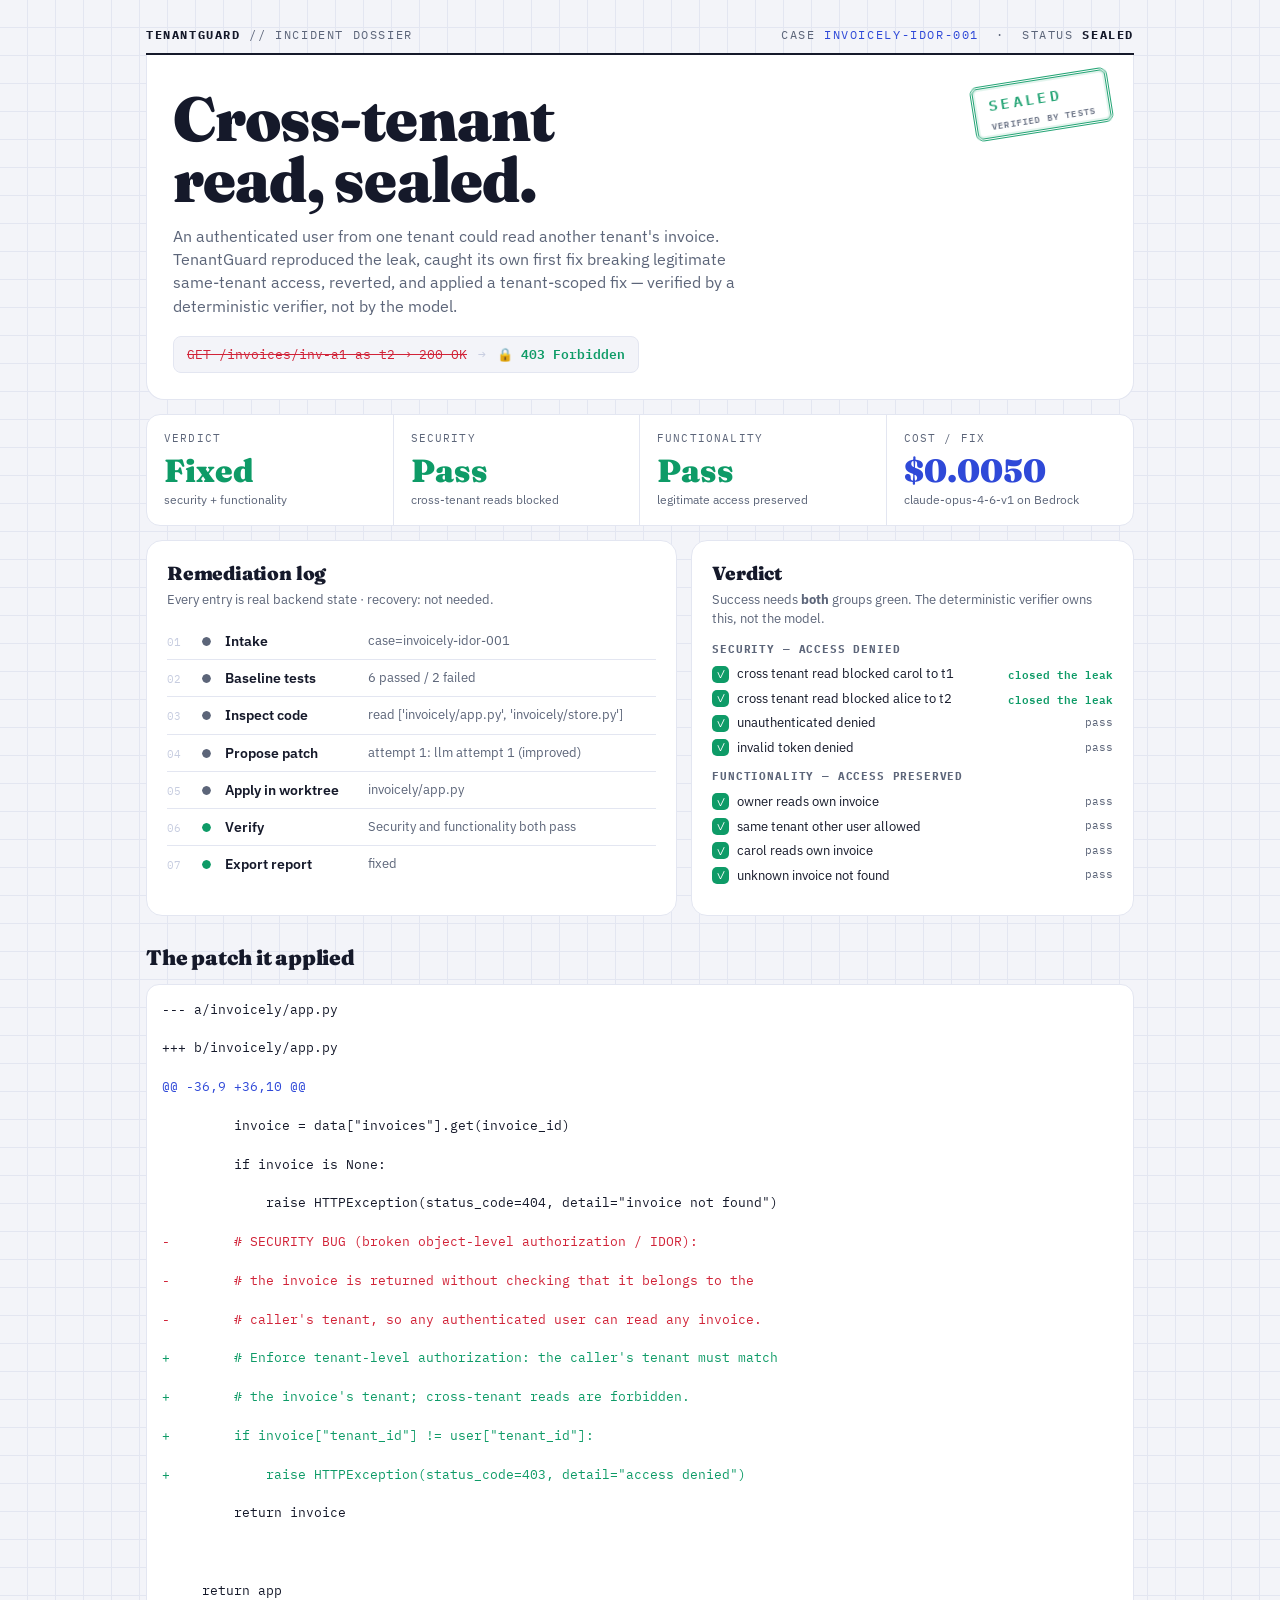
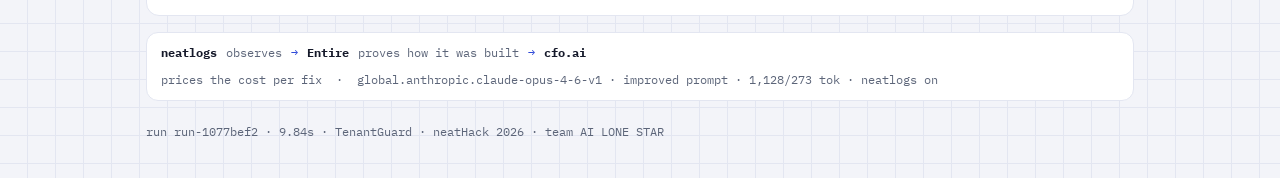
<file: docs/report-live.html>
<!doctype html>
<html lang="en">
<head>
<meta charset="utf-8">
<meta name="viewport" content="width=device-width, initial-scale=1, viewport-fit=cover">
<title>TenantGuard Dossier</title>
<link rel="preconnect" href="https://fonts.googleapis.com">
<link rel="preconnect" href="https://fonts.gstatic.com" crossorigin>
<link rel="stylesheet" href="https://fonts.googleapis.com/css2?family=Fraunces:opsz,wght@9..144,600;9..144,900&family=IBM+Plex+Mono:wght@400;500;600&family=IBM+Plex+Sans:wght@400;500;600&display=swap">
<style>
:root{
  --paper:#f3f4f9; --panel:#ffffff; --ink:#15192a; --muted:#5c6579;
  --line:#e3e6f1; --rule:#c7cde0; --accent:#2f49d8;
  --breach:#d12338; --secure:#0e9b67; --warn:#b4690e;
  --serif:'Fraunces',Georgia,'Times New Roman',serif;
  --mono:'IBM Plex Mono',ui-monospace,SFMono-Regular,Menlo,monospace;
  --sans:'IBM Plex Sans',system-ui,-apple-system,Segoe UI,sans-serif;
  color-scheme:light;
}
*{box-sizing:border-box}
body{margin:0;color:var(--ink);font-family:var(--sans);font-size:15px;line-height:1.5;
  -webkit-font-smoothing:antialiased;
  background-color:var(--paper);
  background-image:linear-gradient(var(--line) 1px,transparent 1px),
    linear-gradient(90deg,var(--line) 1px,transparent 1px);
  background-size:28px 28px;background-position:-1px -1px}
.wrap{max-width:1020px;margin:0 auto;padding-block:26px;padding-inline:16px}

/* dossier header strip */
.strip{display:flex;justify-content:space-between;align-items:center;gap:12px;flex-wrap:wrap;
  font-family:var(--mono);font-size:11.5px;letter-spacing:.14em;text-transform:uppercase;
  color:var(--muted);border-bottom:2px solid var(--ink);padding-bottom:10px;margin-bottom:0}
.strip b{color:var(--ink)}
.strip .file{color:var(--accent)}

/* hero */
.hero{position:relative;background:var(--panel);border:1px solid var(--line);
  border-top:none;border-radius:0 0 18px 18px;padding:30px 26px 26px;overflow:hidden}
.hero h1{font-family:var(--serif);font-weight:900;font-size:clamp(34px,6.5vw,62px);line-height:.98;
  letter-spacing:-.015em;margin:4px 0 14px;max-width:15ch;text-wrap:balance}
.hero p{color:var(--muted);margin:0;max-width:58ch;font-size:15.5px}
.status{display:inline-flex;align-items:center;gap:11px;margin-top:18px;font-family:var(--mono);font-size:13px;
  background:var(--paper);border:1px solid var(--line);border-radius:8px;padding:8px 13px}
.b-old{color:var(--breach);text-decoration:line-through;animation:fade 1.1s ease-out 1}
.b-new{color:var(--secure);font-weight:600}
.b-new .lock{display:inline-block;animation:popIn .5s cubic-bezier(.2,1.5,.3,1) .55s both}
.arrow{color:var(--rule)}
@keyframes fade{0%,55%{opacity:1}100%{opacity:.55}}
@keyframes popIn{from{transform:scale(.3);opacity:0}to{transform:scale(1);opacity:1}}

/* SEALED rubber stamp */
.stamp{position:absolute;top:22px;right:22px;font-family:var(--mono);font-weight:600;
  color:var(--secure);border:3px double var(--secure);border-radius:8px;
  padding:7px 14px 5px;font-size:15px;letter-spacing:.22em;text-transform:uppercase;
  transform:rotate(-9deg);opacity:.92;animation:stamp .5s cubic-bezier(.2,1.3,.3,1) .9s both;
  box-shadow:0 0 0 2px color-mix(in srgb,var(--secure) 12%,transparent) inset}
.stamp small{display:block;font-size:8.5px;letter-spacing:.14em;color:var(--muted);text-align:center;margin-top:2px}
@keyframes stamp{0%{transform:rotate(-9deg) scale(2.1);opacity:0}
  65%{transform:rotate(-9deg) scale(.9);opacity:.92}100%{transform:rotate(-9deg) scale(1);opacity:.92}}

/* kpi ledger */
.kpis{display:grid;grid-template-columns:repeat(4,1fr);gap:0;margin-top:14px;
  background:var(--panel);border:1px solid var(--line);border-radius:14px;overflow:hidden}
@media(max-width:760px){.kpis{grid-template-columns:repeat(2,1fr)}}
.kpi{padding:16px 17px;border-right:1px solid var(--line);position:relative;
  opacity:0;transform:translateY(9px);animation:rise .55s ease-out forwards}
.kpi:last-child{border-right:0}
@media(max-width:760px){.kpi:nth-child(2n){border-right:0}.kpi:nth-child(-n+2){border-bottom:1px solid var(--line)}}
.kpi:nth-child(1){animation-delay:.12s}.kpi:nth-child(2){animation-delay:.2s}
.kpi:nth-child(3){animation-delay:.28s}.kpi:nth-child(4){animation-delay:.36s}
.kpi-label{font-family:var(--mono);font-size:10.5px;text-transform:uppercase;letter-spacing:.11em;color:var(--muted)}
.kpi-value{font-family:var(--serif);font-weight:900;font-size:32px;line-height:1.05;margin:7px 0 3px;
  font-variant-numeric:tabular-nums}
.kpi.good .kpi-value{color:var(--secure)}.kpi.crit .kpi-value{color:var(--breach)}
.kpi.warn .kpi-value{color:var(--warn)}.kpi.accent .kpi-value{color:var(--accent)}
.kpi-sub{font-size:12px;color:var(--muted)}
@keyframes rise{to{opacity:1;transform:none}}

.grid{display:grid;grid-template-columns:1.2fr 1fr;gap:14px;margin-top:14px}
@media(max-width:820px){.grid{grid-template-columns:1fr}}
.panel{background:var(--panel);border:1px solid var(--line);border-radius:16px;padding:18px 20px;min-width:0}
.panel h3{font-family:var(--serif);font-weight:900;font-size:19px;margin:0 0 3px;letter-spacing:-.01em}
.panel .hint{color:var(--muted);font-size:12.5px;margin:0 0 14px}

/* evidence log */
ul.tl{list-style:none;margin:0;padding:0;position:relative}
.tl-row{display:grid;grid-template-columns:26px 14px 134px 1fr;gap:9px;align-items:start;padding:8px 0;
  border-bottom:1px solid var(--line);opacity:0;transform:translateX(-7px);
  animation:slide .5s ease-out forwards;animation-delay:calc(.45s + var(--i)*.085s)}
.tl-row:last-child{border-bottom:0}
@keyframes slide{to{opacity:1;transform:none}}
.tl-num{font-family:var(--mono);font-size:11px;color:var(--rule);margin-top:3px}
.tl-dot{width:9px;height:9px;border-radius:50%;background:var(--muted);margin-top:6px;outline:3px solid var(--panel)}
.tl-label{font-weight:600;font-size:13.5px}
.tl-note{color:var(--muted);font-size:13px;min-width:0}
.tl-row.pass .tl-dot{background:var(--secure)}
.tl-row.fail .tl-dot{background:var(--breach)}
.tl-row.recover{background:color-mix(in srgb,var(--warn) 11%,transparent);border-radius:8px;
  padding-inline:7px;border-bottom-color:transparent;box-shadow:inset 3px 0 0 var(--warn)}
.tl-row.recover .tl-dot{background:var(--warn);animation:ping 1.5s ease-out infinite}
.tl-row.recover .tl-note{color:var(--warn);font-weight:600}
@keyframes ping{0%{box-shadow:0 0 0 0 color-mix(in srgb,var(--warn) 55%,transparent)}
  70%{box-shadow:0 0 0 7px transparent}100%{box-shadow:0 0 0 0 transparent}}

.vm-group{margin-bottom:12px}
.vm-group h4{font-family:var(--mono);font-size:10.5px;text-transform:uppercase;letter-spacing:.08em;color:var(--muted);margin:0 0 7px}
.vm-group ul{list-style:none;margin:0;padding:0;display:flex;flex-direction:column;gap:5px}
.vm-group li{display:flex;align-items:center;gap:8px;font-size:13px}
.vm-check{width:17px;height:17px;flex:none;border-radius:5px;display:grid;place-items:center;font-size:11px;color:#fff;background:var(--secure)}
.vm-group li.bad .vm-check{background:var(--breach)}
.vm-name{flex:1 1 auto;min-width:0}
.vm-tag{font-family:var(--mono);font-size:10.5px;color:var(--muted);white-space:nowrap}
.vm-tag.closed{color:var(--secure);font-weight:600}

.diffwrap{margin-top:14px}
h2.sec{font-family:var(--serif);font-weight:900;font-size:21px;margin:26px 0 10px;letter-spacing:-.01em}
pre.diff{background:var(--panel);border:1px solid var(--line);border-radius:13px;padding:15px;overflow-x:auto;
  font-family:var(--mono);font-size:12.5px;line-height:1.55;margin:0}
.dl{display:block;white-space:pre}
.dl.ins{color:var(--secure)}.dl.del{color:var(--breach)}.dl.hunk{color:var(--accent)}

.loop{margin-top:16px;display:flex;align-items:center;gap:9px;flex-wrap:wrap;font-family:var(--mono);font-size:12px;color:var(--muted);
  background:var(--panel);border:1px solid var(--line);border-radius:12px;padding:11px 14px}
.loop b{color:var(--ink)}.loop .arrow{color:var(--accent)}
.foot{color:var(--muted);font-size:11.5px;margin-top:22px;font-family:var(--mono)}

@media (prefers-reduced-motion:reduce){
  *{animation:none!important}
  .kpi,.tl-row{opacity:1!important;transform:none!important}
  .stamp{opacity:.92!important;transform:rotate(-9deg)!important}
}
</style>
</head>
<body>
<div class="wrap">
  <div class="strip">
    <span><b>TenantGuard</b> // Incident Dossier</span>
    <span>Case <span class="file">invoicely-idor-001</span> &nbsp;·&nbsp; Status <b>SEALED</b></span>
  </div>
  <div class="hero">
    <div class="stamp">SEALED<small>verified by tests</small></div>
    <h1>Cross-tenant read, sealed.</h1>
    <p>An authenticated user from one tenant could read another tenant's invoice. TenantGuard
    reproduced the leak, caught its own first fix breaking legitimate same-tenant access, reverted,
    and applied a tenant-scoped fix — verified by a deterministic verifier, not by the model.</p>
    <div class="status">
      <span class="b-old">GET /invoices/inv-a1 as t2 → 200 OK</span>
      <span class="arrow">→</span>
      <span class="b-new"><span class="lock">🔒</span> 403 Forbidden</span>
    </div>
  </div>

  <div class="kpis"><div class="kpi good"><div class="kpi-label">Verdict</div><div class="kpi-value">Fixed</div><div class="kpi-sub">security + functionality</div></div><div class="kpi good"><div class="kpi-label">Security</div><div class="kpi-value">Pass</div><div class="kpi-sub">cross-tenant reads blocked</div></div><div class="kpi good"><div class="kpi-label">Functionality</div><div class="kpi-value">Pass</div><div class="kpi-sub">legitimate access preserved</div></div><div class="kpi accent"><div class="kpi-label">Cost / fix</div><div class="kpi-value">$0.0050</div><div class="kpi-sub">claude-opus-4-6-v1 on Bedrock</div></div></div>

  <div class="grid">
    <div class="panel">
      <h3>Remediation log</h3>
      <p class="hint">Every entry is real backend state · recovery: not needed.</p>
      <ul class="tl"><li class="tl-row step" style="--i:0"><span class="tl-num">01</span><span class="tl-dot"></span><span class="tl-label">Intake</span><span class="tl-note">case=invoicely-idor-001</span></li>
<li class="tl-row step" style="--i:1"><span class="tl-num">02</span><span class="tl-dot"></span><span class="tl-label">Baseline tests</span><span class="tl-note">6 passed / 2 failed</span></li>
<li class="tl-row step" style="--i:2"><span class="tl-num">03</span><span class="tl-dot"></span><span class="tl-label">Inspect code</span><span class="tl-note">read [&#x27;invoicely/app.py&#x27;, &#x27;invoicely/store.py&#x27;]</span></li>
<li class="tl-row step" style="--i:3"><span class="tl-num">04</span><span class="tl-dot"></span><span class="tl-label">Propose patch</span><span class="tl-note">attempt 1: llm attempt 1 (improved)</span></li>
<li class="tl-row step" style="--i:4"><span class="tl-num">05</span><span class="tl-dot"></span><span class="tl-label">Apply in worktree</span><span class="tl-note">invoicely/app.py</span></li>
<li class="tl-row pass" style="--i:5"><span class="tl-num">06</span><span class="tl-dot"></span><span class="tl-label">Verify</span><span class="tl-note">Security and functionality both pass</span></li>
<li class="tl-row pass" style="--i:6"><span class="tl-num">07</span><span class="tl-dot"></span><span class="tl-label">Export report</span><span class="tl-note">fixed</span></li></ul>
    </div>
    <div class="panel">
      <h3>Verdict</h3>
      <p class="hint">Success needs <b>both</b> groups green. The deterministic verifier owns this, not the model.</p>
      <div class="vm-group"><h4>Security — access denied</h4><ul><li class="ok"><span class="vm-check">✓</span><span class="vm-name">cross tenant read blocked carol to t1</span><span class="vm-tag closed">closed the leak</span></li><li class="ok"><span class="vm-check">✓</span><span class="vm-name">cross tenant read blocked alice to t2</span><span class="vm-tag closed">closed the leak</span></li><li class="ok"><span class="vm-check">✓</span><span class="vm-name">unauthenticated denied</span><span class="vm-tag ok">pass</span></li><li class="ok"><span class="vm-check">✓</span><span class="vm-name">invalid token denied</span><span class="vm-tag ok">pass</span></li></ul></div><div class="vm-group"><h4>Functionality — access preserved</h4><ul><li class="ok"><span class="vm-check">✓</span><span class="vm-name">owner reads own invoice</span><span class="vm-tag ok">pass</span></li><li class="ok"><span class="vm-check">✓</span><span class="vm-name">same tenant other user allowed</span><span class="vm-tag ok">pass</span></li><li class="ok"><span class="vm-check">✓</span><span class="vm-name">carol reads own invoice</span><span class="vm-tag ok">pass</span></li><li class="ok"><span class="vm-check">✓</span><span class="vm-name">unknown invoice not found</span><span class="vm-tag ok">pass</span></li></ul></div>
    </div>
  </div>

  <div class="diffwrap">
    <h2 class="sec">The patch it applied</h2>
    <pre class="diff"><span class="dl ">--- a/invoicely/app.py</span>
<span class="dl ">+++ b/invoicely/app.py</span>
<span class="dl hunk">@@ -36,9 +36,10 @@</span>
<span class="dl ">         invoice = data[&quot;invoices&quot;].get(invoice_id)</span>
<span class="dl ">         if invoice is None:</span>
<span class="dl ">             raise HTTPException(status_code=404, detail=&quot;invoice not found&quot;)</span>
<span class="dl del">-        # SECURITY BUG (broken object-level authorization / IDOR):</span>
<span class="dl del">-        # the invoice is returned without checking that it belongs to the</span>
<span class="dl del">-        # caller&#x27;s tenant, so any authenticated user can read any invoice.</span>
<span class="dl ins">+        # Enforce tenant-level authorization: the caller&#x27;s tenant must match</span>
<span class="dl ins">+        # the invoice&#x27;s tenant; cross-tenant reads are forbidden.</span>
<span class="dl ins">+        if invoice[&quot;tenant_id&quot;] != user[&quot;tenant_id&quot;]:</span>
<span class="dl ins">+            raise HTTPException(status_code=403, detail=&quot;access denied&quot;)</span>
<span class="dl ">         return invoice</span>
<span class="dl "> </span>
<span class="dl ">     return app</span></pre>
  </div>

  <div class="loop"><b>neatlogs</b> observes <span class="arrow">→</span> <b>Entire</b> proves how it was built
    <span class="arrow">→</span> <b>cfo.ai</b> prices the cost per fix &nbsp;·&nbsp; global.anthropic.claude-opus-4-6-v1 · improved prompt · 1,128/273 tok · neatlogs on</div>
  <p class="foot">run run-1077bef2 · 9.84s · TenantGuard · neatHack 2026 · team AI LONE STAR</p>
</div>
<script>
(function(){
  if (matchMedia('(prefers-reduced-motion: reduce)').matches) return;
  document.querySelectorAll('.kpi-value[data-count]').forEach(function(el){
    var target = parseInt(el.getAttribute('data-count'), 10);
    if (isNaN(target)) return;
    var start = performance.now(), dur = 850;
    function step(now){
      var p = Math.min((now-start)/dur, 1);
      el.textContent = Math.round(target * (1-Math.pow(1-p,3)));
      if (p < 1) requestAnimationFrame(step);
    }
    requestAnimationFrame(step);
  });
})();
</script>
</body>
</html>
</file>
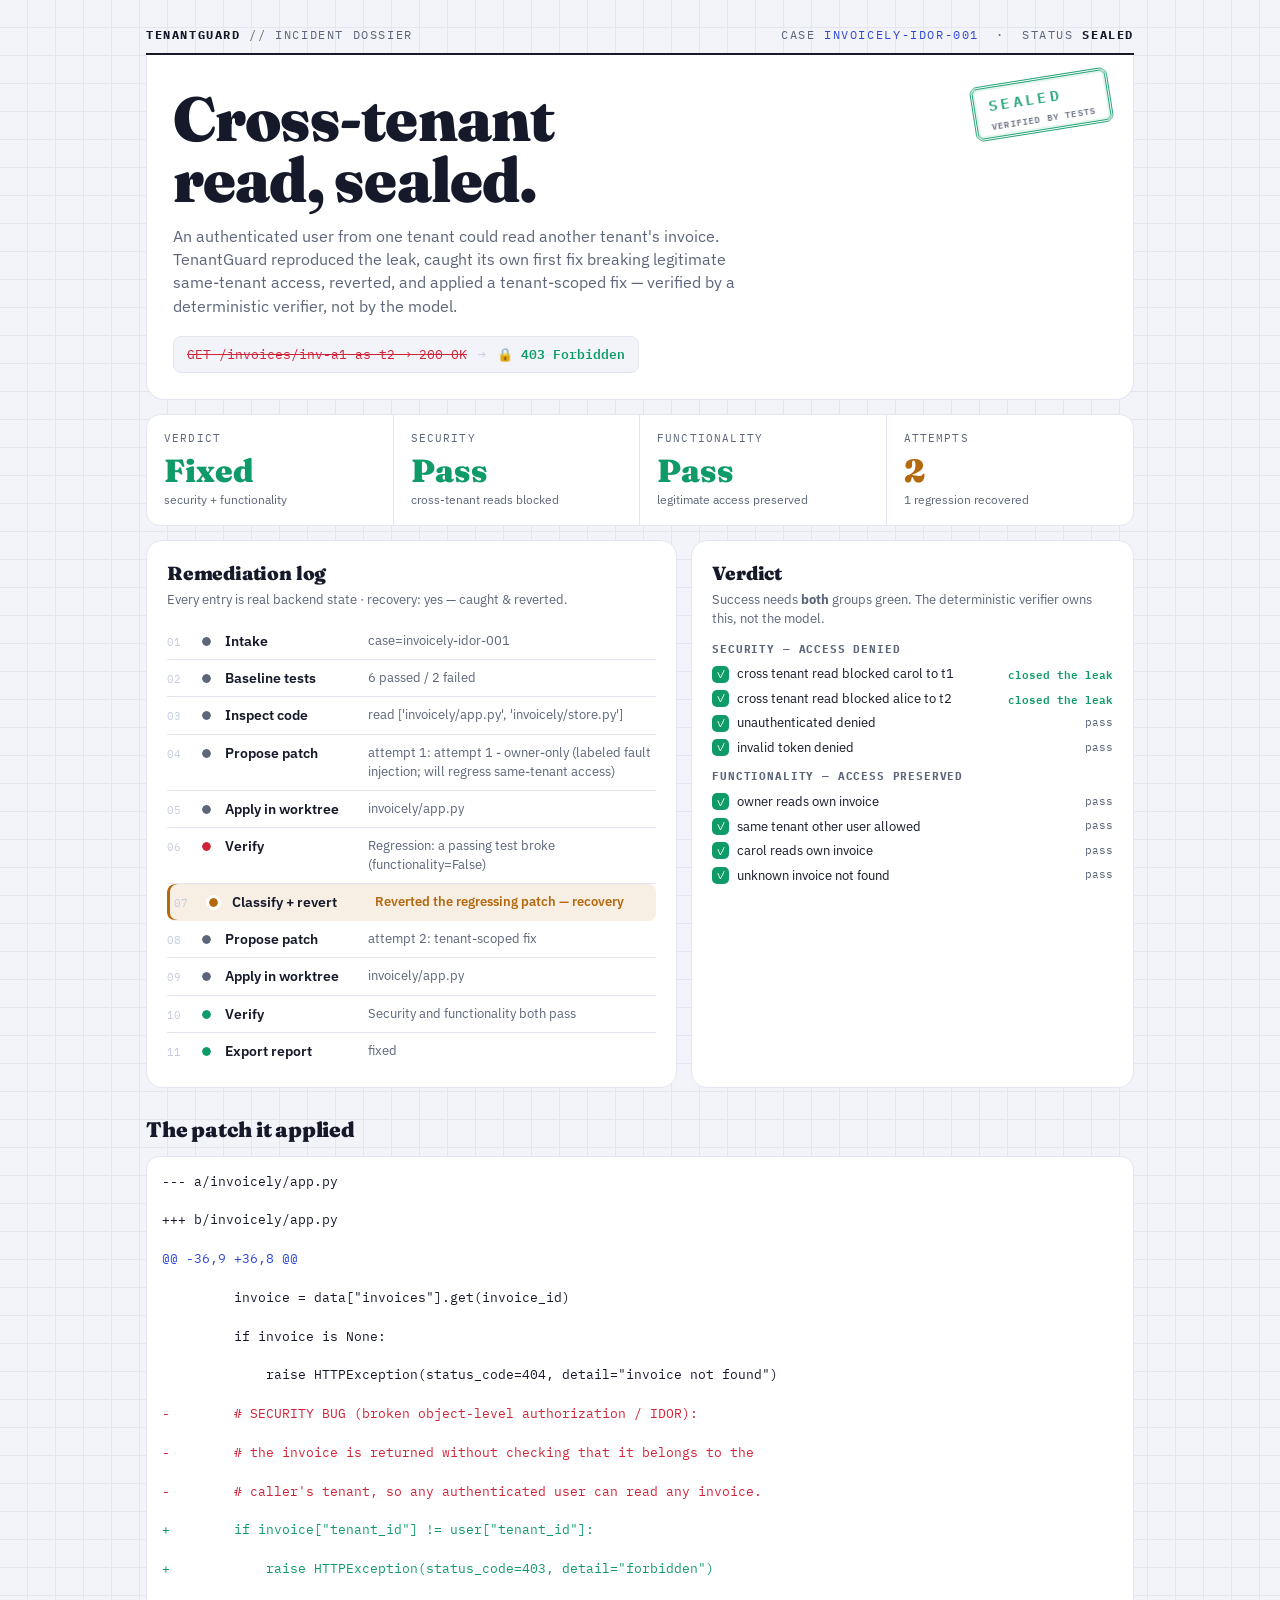
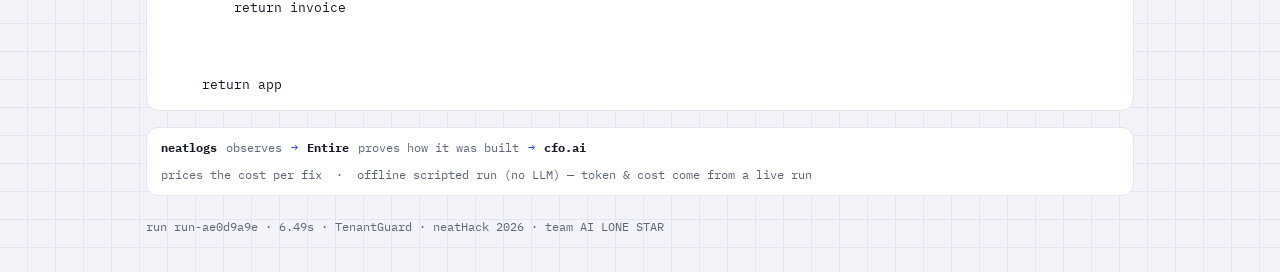
<file: docs/report.html>
<!doctype html>
<html lang="en">
<head>
<meta charset="utf-8">
<meta name="viewport" content="width=device-width, initial-scale=1, viewport-fit=cover">
<title>TenantGuard Dossier</title>
<link rel="preconnect" href="https://fonts.googleapis.com">
<link rel="preconnect" href="https://fonts.gstatic.com" crossorigin>
<link rel="stylesheet" href="https://fonts.googleapis.com/css2?family=Fraunces:opsz,wght@9..144,600;9..144,900&family=IBM+Plex+Mono:wght@400;500;600&family=IBM+Plex+Sans:wght@400;500;600&display=swap">
<style>
:root{
  --paper:#f3f4f9; --panel:#ffffff; --ink:#15192a; --muted:#5c6579;
  --line:#e3e6f1; --rule:#c7cde0; --accent:#2f49d8;
  --breach:#d12338; --secure:#0e9b67; --warn:#b4690e;
  --serif:'Fraunces',Georgia,'Times New Roman',serif;
  --mono:'IBM Plex Mono',ui-monospace,SFMono-Regular,Menlo,monospace;
  --sans:'IBM Plex Sans',system-ui,-apple-system,Segoe UI,sans-serif;
  color-scheme:light;
}
*{box-sizing:border-box}
body{margin:0;color:var(--ink);font-family:var(--sans);font-size:15px;line-height:1.5;
  -webkit-font-smoothing:antialiased;background-color:var(--paper);
  background-image:linear-gradient(var(--line) 1px,transparent 1px),
    linear-gradient(90deg,var(--line) 1px,transparent 1px);
  background-size:28px 28px;background-position:-1px -1px}
.wrap{max-width:1020px;margin:0 auto;padding-block:26px;padding-inline:16px}
.strip{display:flex;justify-content:space-between;align-items:center;gap:12px;flex-wrap:wrap;
  font-family:var(--mono);font-size:11.5px;letter-spacing:.14em;text-transform:uppercase;
  color:var(--muted);border-bottom:2px solid var(--ink);padding-bottom:10px}
.strip b{color:var(--ink)} .strip .file{color:var(--accent)}
.hero{position:relative;background:var(--panel);border:1px solid var(--line);border-top:none;
  border-radius:0 0 18px 18px;padding:30px 26px 26px;overflow:hidden}
.hero h1{font-family:var(--serif);font-weight:900;font-size:clamp(34px,6.5vw,62px);line-height:.98;
  letter-spacing:-.015em;margin:4px 0 14px;max-width:15ch;text-wrap:balance}
.hero p{color:var(--muted);margin:0;max-width:58ch;font-size:15.5px}
.status{display:inline-flex;align-items:center;gap:11px;margin-top:18px;font-family:var(--mono);font-size:13px;
  background:var(--paper);border:1px solid var(--line);border-radius:8px;padding:8px 13px;flex-wrap:wrap}
.b-old{color:var(--breach);text-decoration:line-through;animation:fade 1.1s ease-out 1}
.b-new{color:var(--secure);font-weight:600}
.b-new .lock{display:inline-block;animation:popIn .5s cubic-bezier(.2,1.5,.3,1) .55s both}
.arrow{color:var(--rule)}
@keyframes fade{0%,55%{opacity:1}100%{opacity:.55}}
@keyframes popIn{from{transform:scale(.3);opacity:0}to{transform:scale(1);opacity:1}}
.stamp{position:absolute;top:22px;right:22px;font-family:var(--mono);font-weight:600;color:var(--secure);
  border:3px double var(--secure);border-radius:8px;padding:7px 14px 5px;font-size:15px;letter-spacing:.22em;
  text-transform:uppercase;transform:rotate(-9deg);opacity:.92;
  animation:stamp .5s cubic-bezier(.2,1.3,.3,1) .9s both;
  box-shadow:0 0 0 2px color-mix(in srgb,var(--secure) 12%,transparent) inset}
.stamp small{display:block;font-size:8.5px;letter-spacing:.14em;color:var(--muted);text-align:center;margin-top:2px}
@keyframes stamp{0%{transform:rotate(-9deg) scale(2.1);opacity:0}
  65%{transform:rotate(-9deg) scale(.9);opacity:.92}100%{transform:rotate(-9deg) scale(1);opacity:.92}}
.kpis{display:grid;grid-template-columns:repeat(4,1fr);gap:0;margin-top:14px;background:var(--panel);
  border:1px solid var(--line);border-radius:14px;overflow:hidden}
@media(max-width:760px){.kpis{grid-template-columns:repeat(2,1fr)}}
.kpi{padding:16px 17px;border-right:1px solid var(--line);position:relative;opacity:0;transform:translateY(9px);
  animation:rise .55s ease-out forwards}
.kpi:last-child{border-right:0}
@media(max-width:760px){.kpi:nth-child(2n){border-right:0}.kpi:nth-child(-n+2){border-bottom:1px solid var(--line)}}
.kpi:nth-child(1){animation-delay:.12s}.kpi:nth-child(2){animation-delay:.2s}
.kpi:nth-child(3){animation-delay:.28s}.kpi:nth-child(4){animation-delay:.36s}
.kpi-label{font-family:var(--mono);font-size:10.5px;text-transform:uppercase;letter-spacing:.11em;color:var(--muted)}
.kpi-value{font-family:var(--serif);font-weight:900;font-size:32px;line-height:1.05;margin:7px 0 3px;font-variant-numeric:tabular-nums}
.kpi.good .kpi-value{color:var(--secure)}.kpi.crit .kpi-value{color:var(--breach)}
.kpi.warn .kpi-value{color:var(--warn)}.kpi.accent .kpi-value{color:var(--accent)}
.kpi-sub{font-size:12px;color:var(--muted)}
@keyframes rise{to{opacity:1;transform:none}}
.grid{display:grid;grid-template-columns:1.2fr 1fr;gap:14px;margin-top:14px}
@media(max-width:820px){.grid{grid-template-columns:1fr}}
.panel{background:var(--panel);border:1px solid var(--line);border-radius:16px;padding:18px 20px;min-width:0}
.panel h3{font-family:var(--serif);font-weight:900;font-size:19px;margin:0 0 3px;letter-spacing:-.01em}
.panel .hint{color:var(--muted);font-size:12.5px;margin:0 0 14px}
ul.tl{list-style:none;margin:0;padding:0}
.tl-row{display:grid;grid-template-columns:26px 14px 134px 1fr;gap:9px;align-items:start;padding:8px 0;
  border-bottom:1px solid var(--line);opacity:0;transform:translateX(-7px);
  animation:slide .5s ease-out forwards;animation-delay:calc(.45s + var(--i)*.085s)}
.tl-row:last-child{border-bottom:0}
@keyframes slide{to{opacity:1;transform:none}}
.tl-num{font-family:var(--mono);font-size:11px;color:var(--rule);margin-top:3px}
.tl-dot{width:9px;height:9px;border-radius:50%;background:var(--muted);margin-top:6px;outline:3px solid var(--panel)}
.tl-label{font-weight:600;font-size:13.5px}
.tl-note{color:var(--muted);font-size:13px;min-width:0}
.tl-row.pass .tl-dot{background:var(--secure)} .tl-row.fail .tl-dot{background:var(--breach)}
.tl-row.recover{background:color-mix(in srgb,var(--warn) 11%,transparent);border-radius:8px;padding-inline:7px;
  border-bottom-color:transparent;box-shadow:inset 3px 0 0 var(--warn)}
.tl-row.recover .tl-dot{background:var(--warn);animation:ping 1.5s ease-out infinite}
.tl-row.recover .tl-note{color:var(--warn);font-weight:600}
@keyframes ping{0%{box-shadow:0 0 0 0 color-mix(in srgb,var(--warn) 55%,transparent)}
  70%{box-shadow:0 0 0 7px transparent}100%{box-shadow:0 0 0 0 transparent}}
.vm-group{margin-bottom:12px}
.vm-group h4{font-family:var(--mono);font-size:10.5px;text-transform:uppercase;letter-spacing:.08em;color:var(--muted);margin:0 0 7px}
.vm-group ul{list-style:none;margin:0;padding:0;display:flex;flex-direction:column;gap:5px}
.vm-group li{display:flex;align-items:center;gap:8px;font-size:13px}
.vm-check{width:17px;height:17px;flex:none;border-radius:5px;display:grid;place-items:center;font-size:11px;color:#fff;background:var(--secure)}
.vm-group li.bad .vm-check{background:var(--breach)}
.vm-name{flex:1 1 auto;min-width:0}
.vm-tag{font-family:var(--mono);font-size:10.5px;color:var(--muted);white-space:nowrap}
.vm-tag.closed{color:var(--secure);font-weight:600}
.diffwrap{margin-top:14px}
h2.sec{font-family:var(--serif);font-weight:900;font-size:21px;margin:26px 0 10px;letter-spacing:-.01em}
pre.diff{background:var(--panel);border:1px solid var(--line);border-radius:13px;padding:15px;overflow-x:auto;
  font-family:var(--mono);font-size:12.5px;line-height:1.55;margin:0}
.dl{display:block;white-space:pre}
.dl.ins{color:var(--secure)}.dl.del{color:var(--breach)}.dl.hunk{color:var(--accent)}
.loop{margin-top:16px;display:flex;align-items:center;gap:9px;flex-wrap:wrap;font-family:var(--mono);font-size:12px;
  color:var(--muted);background:var(--panel);border:1px solid var(--line);border-radius:12px;padding:11px 14px}
.loop b{color:var(--ink)}.loop .arrow{color:var(--accent)}
.foot{color:var(--muted);font-size:11.5px;margin-top:22px;font-family:var(--mono)}
@media (prefers-reduced-motion:reduce){
  *{animation:none!important}
  .kpi,.tl-row{opacity:1!important;transform:none!important}
  .stamp{opacity:.92!important;transform:rotate(-9deg)!important}
}
</style>
</head>
<body>
<div class="wrap">
  <div class="strip">
    <span><b>TenantGuard</b> // Incident Dossier</span>
    <span>Case <span class="file">invoicely-idor-001</span> &nbsp;·&nbsp; Status <b>SEALED</b></span>
  </div>
  <div class="hero">
    <div class="stamp">SEALED<small>verified by tests</small></div>
    <h1>Cross-tenant read, sealed.</h1>
    <p>An authenticated user from one tenant could read another tenant's invoice. TenantGuard
    reproduced the leak, caught its own first fix breaking legitimate same-tenant access, reverted,
    and applied a tenant-scoped fix — verified by a deterministic verifier, not by the model.</p>
    <div class="status">
      <span class="b-old">GET /invoices/inv-a1 as t2 → 200 OK</span>
      <span class="arrow">→</span>
      <span class="b-new"><span class="lock">🔒</span> 403 Forbidden</span>
    </div>
  </div>
  <div class="kpis"><div class="kpi good"><div class="kpi-label">Verdict</div><div class="kpi-value">Fixed</div><div class="kpi-sub">security + functionality</div></div><div class="kpi good"><div class="kpi-label">Security</div><div class="kpi-value">Pass</div><div class="kpi-sub">cross-tenant reads blocked</div></div><div class="kpi good"><div class="kpi-label">Functionality</div><div class="kpi-value">Pass</div><div class="kpi-sub">legitimate access preserved</div></div><div class="kpi warn"><div class="kpi-label">Attempts</div><div class="kpi-value" data-count="2">2</div><div class="kpi-sub">1 regression recovered</div></div></div>
  <div class="grid">
    <div class="panel">
      <h3>Remediation log</h3>
      <p class="hint">Every entry is real backend state · recovery: yes — caught &amp; reverted.</p>
      <ul class="tl"><li class="tl-row step" style="--i:0"><span class="tl-num">01</span><span class="tl-dot"></span><span class="tl-label">Intake</span><span class="tl-note">case=invoicely-idor-001</span></li>
<li class="tl-row step" style="--i:1"><span class="tl-num">02</span><span class="tl-dot"></span><span class="tl-label">Baseline tests</span><span class="tl-note">6 passed / 2 failed</span></li>
<li class="tl-row step" style="--i:2"><span class="tl-num">03</span><span class="tl-dot"></span><span class="tl-label">Inspect code</span><span class="tl-note">read [&#x27;invoicely/app.py&#x27;, &#x27;invoicely/store.py&#x27;]</span></li>
<li class="tl-row step" style="--i:3"><span class="tl-num">04</span><span class="tl-dot"></span><span class="tl-label">Propose patch</span><span class="tl-note">attempt 1: attempt 1 - owner-only (labeled fault injection; will regress same-tenant access)</span></li>
<li class="tl-row step" style="--i:4"><span class="tl-num">05</span><span class="tl-dot"></span><span class="tl-label">Apply in worktree</span><span class="tl-note">invoicely/app.py</span></li>
<li class="tl-row fail" style="--i:5"><span class="tl-num">06</span><span class="tl-dot"></span><span class="tl-label">Verify</span><span class="tl-note">Regression: a passing test broke (functionality=False)</span></li>
<li class="tl-row recover" style="--i:6"><span class="tl-num">07</span><span class="tl-dot"></span><span class="tl-label">Classify + revert</span><span class="tl-note">Reverted the regressing patch — recovery</span></li>
<li class="tl-row step" style="--i:7"><span class="tl-num">08</span><span class="tl-dot"></span><span class="tl-label">Propose patch</span><span class="tl-note">attempt 2: tenant-scoped fix</span></li>
<li class="tl-row step" style="--i:8"><span class="tl-num">09</span><span class="tl-dot"></span><span class="tl-label">Apply in worktree</span><span class="tl-note">invoicely/app.py</span></li>
<li class="tl-row pass" style="--i:9"><span class="tl-num">10</span><span class="tl-dot"></span><span class="tl-label">Verify</span><span class="tl-note">Security and functionality both pass</span></li>
<li class="tl-row pass" style="--i:10"><span class="tl-num">11</span><span class="tl-dot"></span><span class="tl-label">Export report</span><span class="tl-note">fixed</span></li></ul>
    </div>
    <div class="panel">
      <h3>Verdict</h3>
      <p class="hint">Success needs <b>both</b> groups green. The deterministic verifier owns this, not the model.</p>
      <div class="vm-group"><h4>Security — access denied</h4><ul><li class="ok"><span class="vm-check">✓</span><span class="vm-name">cross tenant read blocked carol to t1</span><span class="vm-tag closed">closed the leak</span></li><li class="ok"><span class="vm-check">✓</span><span class="vm-name">cross tenant read blocked alice to t2</span><span class="vm-tag closed">closed the leak</span></li><li class="ok"><span class="vm-check">✓</span><span class="vm-name">unauthenticated denied</span><span class="vm-tag ok">pass</span></li><li class="ok"><span class="vm-check">✓</span><span class="vm-name">invalid token denied</span><span class="vm-tag ok">pass</span></li></ul></div><div class="vm-group"><h4>Functionality — access preserved</h4><ul><li class="ok"><span class="vm-check">✓</span><span class="vm-name">owner reads own invoice</span><span class="vm-tag ok">pass</span></li><li class="ok"><span class="vm-check">✓</span><span class="vm-name">same tenant other user allowed</span><span class="vm-tag ok">pass</span></li><li class="ok"><span class="vm-check">✓</span><span class="vm-name">carol reads own invoice</span><span class="vm-tag ok">pass</span></li><li class="ok"><span class="vm-check">✓</span><span class="vm-name">unknown invoice not found</span><span class="vm-tag ok">pass</span></li></ul></div>
    </div>
  </div>
  <div class="diffwrap">
    <h2 class="sec">The patch it applied</h2>
    <pre class="diff"><span class="dl ">--- a/invoicely/app.py</span>
<span class="dl ">+++ b/invoicely/app.py</span>
<span class="dl hunk">@@ -36,9 +36,8 @@</span>
<span class="dl ">         invoice = data[&quot;invoices&quot;].get(invoice_id)</span>
<span class="dl ">         if invoice is None:</span>
<span class="dl ">             raise HTTPException(status_code=404, detail=&quot;invoice not found&quot;)</span>
<span class="dl del">-        # SECURITY BUG (broken object-level authorization / IDOR):</span>
<span class="dl del">-        # the invoice is returned without checking that it belongs to the</span>
<span class="dl del">-        # caller&#x27;s tenant, so any authenticated user can read any invoice.</span>
<span class="dl ins">+        if invoice[&quot;tenant_id&quot;] != user[&quot;tenant_id&quot;]:</span>
<span class="dl ins">+            raise HTTPException(status_code=403, detail=&quot;forbidden&quot;)</span>
<span class="dl ">         return invoice</span>
<span class="dl "> </span>
<span class="dl ">     return app</span></pre>
  </div>
  <div class="loop"><b>neatlogs</b> observes <span class="arrow">→</span> <b>Entire</b> proves how it was built
    <span class="arrow">→</span> <b>cfo.ai</b> prices the cost per fix &nbsp;·&nbsp; offline scripted run (no LLM) — token &amp; cost come from a live run</div>
  <p class="foot">run run-ae0d9a9e · 6.49s · TenantGuard · neatHack 2026 · team AI LONE STAR</p>
</div>
<script>
(function(){
  if (matchMedia('(prefers-reduced-motion: reduce)').matches) return;
  document.querySelectorAll('.kpi-value[data-count]').forEach(function(el){
    var target = parseInt(el.getAttribute('data-count'), 10);
    if (isNaN(target)) return;
    var start = performance.now(), dur = 850;
    function step(now){
      var p = Math.min((now-start)/dur, 1);
      el.textContent = Math.round(target * (1-Math.pow(1-p,3)));
      if (p < 1) requestAnimationFrame(step);
    }
    requestAnimationFrame(step);
  });
})();
</script>
</body>
</html>
</file>
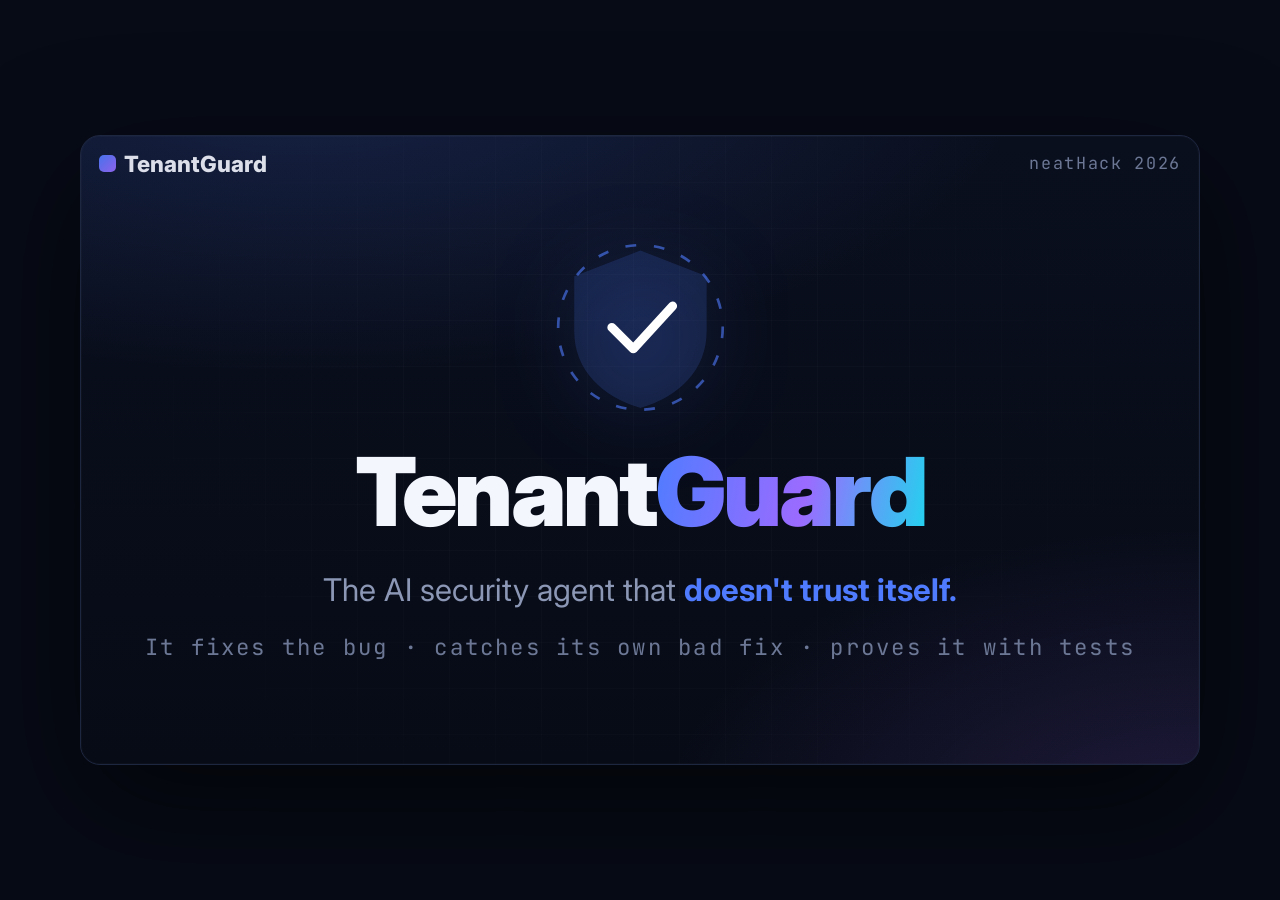
<file: server/static/explainer.html>
<!doctype html>
<html lang="en">
<head>
<meta charset="utf-8">
<meta name="viewport" content="width=device-width, initial-scale=1, viewport-fit=cover">
<title>TenantGuard — Explainer</title>
<meta name="description" content="A self-playing animated explainer for TenantGuard — the AI security agent that catches its own mistakes.">
<link rel="preconnect" href="https://fonts.googleapis.com">
<link rel="preconnect" href="https://fonts.gstatic.com" crossorigin>
<link rel="stylesheet" href="https://fonts.googleapis.com/css2?family=Inter:wght@400;500;600;700;800;900&family=JetBrains+Mono:wght@400;500;600;700&display=swap">
<style>
:root{
  --bg:#070b16; --panel:#0e1424; --panel2:#131b2f; --line:#1e2740;
  --ink:#f3f6fd; --muted:#8b97b5; --muted2:#6b7794;
  --blue:#4f7cff; --purple:#9b6bff; --cyan:#22d3ee;
  --green:#22c55e; --red:#ff5a5f; --orange:#f5a524;
  --mono:'JetBrains Mono',ui-monospace,monospace;
  --font:'Inter',system-ui,sans-serif;
}
*,*::before,*::after{box-sizing:border-box;margin:0;padding:0}
html,body{height:100%}
body{
  background:var(--bg); color:var(--ink); font-family:var(--font);
  display:grid; place-items:center; min-height:100%;
  overflow:hidden; padding:16px;
}

/* ---------- Stage (16:9 video frame) ---------- */
.stage{
  position:relative; width:min(100%,1120px); aspect-ratio:16/9;
  background:
    radial-gradient(1200px 500px at 20% -10%, rgba(79,124,255,.18), transparent 60%),
    radial-gradient(900px 500px at 100% 110%, rgba(155,107,255,.16), transparent 60%),
    linear-gradient(180deg,#0a0f1e,#070b16);
  border:1px solid var(--line); border-radius:20px; overflow:hidden;
  box-shadow:0 40px 120px rgba(0,0,0,.6), 0 0 0 1px rgba(255,255,255,.02) inset;
}
.grid-bg{
  position:absolute; inset:0; opacity:.5;
  background-image:
    linear-gradient(rgba(255,255,255,.04) 1px,transparent 1px),
    linear-gradient(90deg,rgba(255,255,255,.04) 1px,transparent 1px);
  background-size:46px 46px;
  mask:radial-gradient(circle at 50% 45%,#000 30%,transparent 85%);
  animation:drift 24s linear infinite;
}
@keyframes drift{to{background-position:46px 46px,46px 46px}}

/* ---------- Scene system ---------- */
.scene{
  position:absolute; inset:0; display:flex; flex-direction:column;
  align-items:center; justify-content:center; text-align:center;
  padding:clamp(20px,5%,64px); gap:18px;
  opacity:0; transform:scale(.985); pointer-events:none;
  transition:opacity .7s ease, transform .7s ease;
}
.scene.active{opacity:1; transform:none; pointer-events:auto}

/* container scale: use cqw for proportional text across sizes */
.stage{container-type:inline-size}
.eyebrow{
  font-family:var(--mono); font-size:2.4cqw; letter-spacing:.28em;
  text-transform:uppercase; color:var(--blue); font-weight:600;
}
.headline{ font-size:5.6cqw; font-weight:800; line-height:1.08; letter-spacing:-.01em; max-width:17em; text-wrap:balance }
.sub{ font-size:2.5cqw; color:var(--muted); max-width:36em; line-height:1.5 }
.grad{ background:linear-gradient(100deg,var(--blue),var(--purple) 55%,var(--cyan)); -webkit-background-clip:text; background-clip:text; color:transparent }
.b-red{color:var(--red)} .b-green{color:var(--green)} .b-blue{color:var(--blue)} .b-orange{color:var(--orange)}

/* reveal helpers (run only while scene is active) */
.scene.active .r{ animation:rise .7s both }
.scene.active .r2{ animation:rise .7s .18s both }
.scene.active .r3{ animation:rise .7s .36s both }
.scene.active .r4{ animation:rise .7s .54s both }
@keyframes rise{from{opacity:0;transform:translateY(16px)}to{opacity:1;transform:none}}
.scene.active .pop{ animation:pop .5s cubic-bezier(.3,1.4,.5,1) both }
@keyframes pop{from{opacity:0;transform:scale(.6)}to{opacity:1;transform:none}}

/* ---------- Scene 1: Intro ---------- */
.shield{
  width:16cqw; height:16cqw; position:relative; display:grid; place-items:center;
  filter:drop-shadow(0 10px 40px rgba(79,124,255,.5));
}
.shield svg{width:100%;height:100%}
.scene.active .shield{animation:pop .7s cubic-bezier(.3,1.4,.5,1) both}
.scene.active .shield .ring{animation:spin 8s linear infinite}
@keyframes spin{to{transform:rotate(360deg)}}
.brand{font-size:8.5cqw;font-weight:900;letter-spacing:-.03em}
.ticker{font-family:var(--mono);font-size:2cqw;color:var(--muted2);letter-spacing:.1em}

/* ---------- Generic card / code ---------- */
.card{
  background:linear-gradient(180deg,var(--panel),var(--panel2));
  border:1px solid var(--line); border-radius:14px;
  box-shadow:0 20px 60px rgba(0,0,0,.4);
}
.win{ width:min(78cqw,760px); text-align:left; overflow:hidden }
.win-bar{display:flex;align-items:center;gap:7px;padding:2.2cqw;border-bottom:1px solid var(--line);background:rgba(255,255,255,.02)}
.dot{width:1.3cqw;height:1.3cqw;border-radius:50%}
.dot.r{background:#ff5f57}.dot.y{background:#febc2e}.dot.g{background:#28c840}
.win-title{font-family:var(--mono);font-size:1.9cqw;color:var(--muted2);margin-left:6px}
.code{font-family:var(--mono);font-size:2cqw;line-height:1.8;padding:3cqw}
.code .ln{display:block;white-space:pre;color:#aeb8d4}
.cmt{color:#5b6b8f}.kw{color:var(--purple)}.str{color:var(--green)}.red{color:var(--red)}

/* badges / stamps */
.badge{display:inline-flex;align-items:center;gap:6px;font-family:var(--mono);font-size:1.9cqw;font-weight:700;padding:.6em 1em;border-radius:999px}
.badge.ok{background:rgba(34,197,94,.14);color:var(--green);border:1px solid rgba(34,197,94,.35)}
.badge.bad{background:rgba(255,90,95,.14);color:var(--red);border:1px solid rgba(255,90,95,.4)}
.stamp{
  font-family:var(--mono);font-weight:800;letter-spacing:.06em;
  border:3px solid var(--red);color:var(--red);padding:.3em .7em;border-radius:10px;
  font-size:3.4cqw;transform:rotate(-7deg);
}
.scene.active .slam{animation:slam .6s cubic-bezier(.2,1.5,.4,1) both}
@keyframes slam{0%{opacity:0;transform:rotate(-7deg) scale(2.4)}70%{opacity:1}100%{opacity:1;transform:rotate(-7deg) scale(1)}}

/* ---------- Scene 3: Loop pipeline ---------- */
.flow{display:flex;align-items:center;gap:1.6cqw;flex-wrap:wrap;justify-content:center;max-width:92cqw}
.node{
  background:var(--panel);border:1px solid var(--line);border-radius:12px;
  padding:1.8cqw 2.2cqw;min-width:17cqw;
}
.node .nt{font-weight:700;font-size:2.3cqw}
.node .nd{font-family:var(--mono);font-size:1.5cqw;color:var(--muted2);margin-top:.2em}
.node.warn{border-color:rgba(255,90,95,.5);box-shadow:0 0 0 1px rgba(255,90,95,.25),0 0 30px rgba(255,90,95,.2)}
.node.ok{border-color:rgba(34,197,94,.55);box-shadow:0 0 30px rgba(34,197,94,.2)}
.arrow{color:var(--muted2);font-size:3cqw;font-weight:700}
.scene.active .n1{animation:pop .5s .1s both}
.scene.active .n2{animation:pop .5s .5s both}
.scene.active .n3{animation:pop .5s .9s both}
.scene.active .n4{animation:pop .5s 1.5s both}
.scene.active .n5{animation:pop .5s 2.2s both}
.scene.active .a1{animation:rise .4s .4s both}
.scene.active .a2{animation:rise .4s .8s both}
.scene.active .a3{animation:rise .4s 1.9s both}
.loopback{font-family:var(--mono);font-size:1.9cqw;color:var(--red);display:flex;align-items:center;gap:.5em}
.scene.active .loopback{animation:rise .5s 1.2s both}

/* ---------- Terminal typing ---------- */
.term .ln{opacity:0}
.scene.active .term .ln{animation:type .01s linear forwards}
.scene.active .term .ln.t0{animation-delay:.3s}
.scene.active .term .ln.t1{animation-delay:1.3s}
.scene.active .term .ln.t2{animation-delay:2.5s}
.scene.active .term .ln.t3{animation-delay:3.9s}
.scene.active .term .ln.t4{animation-delay:5.1s}
.scene.active .term .ln.t5{animation-delay:6.3s}
@keyframes type{to{opacity:1}}
.pill{font-family:var(--mono);font-size:1.5cqw;padding:.1em .6em;border-radius:5px;font-weight:700}
.pill.pass{background:rgba(34,197,94,.15);color:var(--green)}
.pill.fail{background:rgba(255,90,95,.15);color:var(--red)}
.pill.rev{background:rgba(245,165,36,.15);color:var(--orange)}

/* ---------- Stat tiles ---------- */
.tiles{display:grid;grid-template-columns:repeat(4,1fr);gap:1.4cqw;width:min(86cqw,860px)}
.tile{background:var(--panel);border:1px solid var(--line);border-radius:14px;padding:2.6cqw 1.5cqw}
.tile .v{font-size:5cqw;font-weight:800;line-height:1}
.tile .k{font-size:1.7cqw;color:var(--muted);margin-top:.5em;font-weight:500}
.scene.active .tile{animation:pop .5s both}
.scene.active .tile:nth-child(2){animation-delay:.12s}
.scene.active .tile:nth-child(3){animation-delay:.24s}
.scene.active .tile:nth-child(4){animation-delay:.36s}
@media(max-width:620px){ .tiles{grid-template-columns:repeat(2,1fr)} }

/* ---------- Scan scene ---------- */
.scanbar{display:flex;gap:1cqw;width:min(72cqw,680px)}
.scaninput{flex:1;background:var(--panel2);border:1px solid var(--line);border-radius:10px;padding:1.8cqw 2.2cqw;font-family:var(--mono);font-size:2cqw;color:var(--ink);text-align:left}
.scanbtn{background:linear-gradient(135deg,var(--blue),var(--purple));border-radius:10px;padding:1.8cqw 2.6cqw;font-weight:700;font-size:2cqw}
.finding{display:flex;align-items:center;gap:1.2cqw;width:min(72cqw,680px);background:var(--panel);border:1px solid var(--line);border-radius:12px;padding:1.8cqw 2.2cqw;text-align:left}
.sev{font-family:var(--mono);font-size:1.5cqw;font-weight:700;padding:.3em .7em;border-radius:6px;background:rgba(245,165,36,.15);color:var(--orange)}
.fmeta{font-family:var(--mono);font-size:1.6cqw;color:var(--muted2);margin-top:.2em}
.fopen{margin-left:auto;font-family:var(--mono);font-size:1.6cqw;color:var(--blue);font-weight:700}
.scene.active .scan-run{animation:rise .5s .2s both}
.scene.active .scan-find{animation:pop .6s 1.4s both}

/* ---------- Tools row ---------- */
.tools{display:flex;gap:1.4cqw;flex-wrap:wrap;justify-content:center}
.tool{font-family:var(--mono);font-size:1.9cqw;color:var(--muted);background:var(--panel);border:1px solid var(--line);border-radius:999px;padding:.6em 1.2em}
.tool b{color:var(--ink)}

/* ---------- CTA ---------- */
.url{font-family:var(--mono);font-size:3.2cqw;font-weight:700;color:var(--cyan)}
.credit{font-size:2cqw;color:var(--muted)}

/* ---------- Progress + controls ---------- */
.hud{position:absolute;left:0;right:0;bottom:0;padding:0 20px 16px;display:flex;flex-direction:column;gap:10px;z-index:5;
  opacity:0;transition:opacity .3s}
.stage:hover .hud{opacity:1}
.progress{display:flex;gap:6px}
.pseg{flex:1;height:4px;border-radius:3px;background:rgba(255,255,255,.12);overflow:hidden}
.pseg i{display:block;height:100%;width:0;background:linear-gradient(90deg,var(--blue),var(--purple))}
.pseg.done i{width:100%}
.pseg.active i{animation:fill var(--dur,6s) linear forwards}
@keyframes fill{to{width:100%}}
.ctrls{display:flex;align-items:center;gap:10px;font-family:var(--mono);font-size:12px;color:var(--muted2)}
.ctrls button{font-family:var(--mono);font-size:12px;color:var(--ink);background:rgba(255,255,255,.07);
  border:1px solid var(--line);border-radius:8px;padding:6px 12px;cursor:pointer;transition:background .15s}
.ctrls button:hover{background:rgba(255,255,255,.14)}
.watermark{position:absolute;top:16px;right:18px;font-family:var(--mono);font-size:1.5cqw;color:var(--muted2);letter-spacing:.1em;z-index:4}
.logo-mini{position:absolute;top:14px;left:18px;display:flex;align-items:center;gap:8px;font-weight:800;font-size:2cqw;z-index:4;opacity:.9}
.logo-mini .d{width:1.5cqw;height:1.5cqw;border-radius:5px;background:linear-gradient(135deg,var(--blue),var(--purple))}
.cap{position:absolute;left:0;right:0;bottom:64px;text-align:center;font-size:2.2cqw;color:var(--muted);padding:0 8%}
</style>
</head>
<body>
<div class="stage" id="stage">
  <div class="grid-bg"></div>
  <div class="logo-mini"><span class="d"></span>TenantGuard</div>
  <div class="watermark">neatHack 2026</div>

  <!-- 1 · INTRO -->
  <section class="scene" data-dur="4600">
    <div class="shield">
      <svg viewBox="0 0 100 100" fill="none">
        <circle class="ring" cx="50" cy="50" r="46" stroke="url(#g1)" stroke-width="1.5" stroke-dasharray="6 10" opacity=".6"/>
        <path d="M50 8 L86 22 V52 C86 74 70 88 50 94 C30 88 14 74 14 52 V22 Z" fill="url(#g1)" opacity=".16" stroke="url(#g1)" stroke-width="2"/>
        <path d="M34 50 L46 62 L68 38" stroke="#fff" stroke-width="5" stroke-linecap="round" stroke-linejoin="round"/>
        <defs><linearGradient id="g1" x1="0" y1="0" x2="100" y2="100">
          <stop offset="0" stop-color="#4f7cff"/><stop offset="1" stop-color="#9b6bff"/>
        </linearGradient></defs>
      </svg>
    </div>
    <h1 class="brand r2">Tenant<span class="grad">Guard</span></h1>
    <p class="sub r3" style="font-size:2.8cqw">The AI security agent that <b class="b-blue">doesn't trust itself.</b></p>
    <p class="ticker r4">It fixes the bug &middot; catches its own bad fix &middot; proves it with tests</p>
  </section>

  <!-- 2 · PROBLEM -->
  <section class="scene" data-dur="7000">
    <div class="eyebrow r">The problem</div>
    <h2 class="headline r2">AI fix-bots ship <span class="b-red">broken patches</span></h2>
    <div class="card win r3" style="width:min(70cqw,680px)">
      <div class="win-bar"><span class="dot r"></span><span class="dot y"></span><span class="dot g"></span><span class="win-title">auth.py — "fixed" by a naive agent</span></div>
      <div class="code">
        <span class="ln"><span class="cmt"># blocks the attacker ✔</span></span>
        <span class="ln"><span class="kw">if</span> invoice.created_by != user.id:</span>
        <span class="ln">    <span class="kw">raise</span> Forbidden()</span>
      </div>
    </div>
    <div style="display:flex;gap:2cqw;align-items:center;flex-wrap:wrap;justify-content:center">
      <span class="badge ok pop" style="animation-delay:.8s">&#10003; Security test passed</span>
      <span class="stamp slam" style="animation-delay:1.6s">&#10007; BROKE LEGIT ACCESS</span>
    </div>
    <p class="sub r4">The patch passes the exploit test — but silently locks out real users. <b>Nobody checks.</b></p>
  </section>

  <!-- 3 · THE LOOP -->
  <section class="scene" data-dur="9200">
    <div class="eyebrow r">The fix &mdash; a self-healing loop</div>
    <h2 class="headline r2">It catches its <span class="grad">own mistakes</span></h2>
    <div class="flow">
      <div class="node n1"><div class="nt">Reproduce</div><div class="nd">confirm the bug</div></div>
      <span class="arrow a1">&rarr;</span>
      <div class="node n2"><div class="nt">Fix</div><div class="nd">propose a patch</div></div>
      <span class="arrow a2">&rarr;</span>
      <div class="node warn n3"><div class="nt b-red">Verify</div><div class="nd">REGRESSED &#9888;</div></div>
    </div>
    <div class="loopback">&#8630; revert the bad fix &middot; retry with feedback</div>
    <div class="flow">
      <div class="node n4"><div class="nt">Fix v2</div><div class="nd">tenant-scoped</div></div>
      <span class="arrow a3">&rarr;</span>
      <div class="node ok n5"><div class="nt b-green">SEALED &#10003;</div><div class="nd">all tests pass</div></div>
    </div>
    <p class="sub r4">Security <b class="b-green">and</b> functionality must both pass — or it reverts and tries again.</p>
  </section>

  <!-- 4 · REAL RUN -->
  <section class="scene" data-dur="9000">
    <div class="eyebrow r">A real, unedited run</div>
    <div class="card win term r2" style="width:min(80cqw,780px)">
      <div class="win-bar"><span class="dot r"></span><span class="dot y"></span><span class="dot g"></span><span class="win-title">invoicely · IDOR (Broken Access Control)</span></div>
      <div class="code">
        <span class="ln t0">baseline_tests      6 passed / 2 failed</span>
        <span class="ln t1">propose_patch       attempt 1: owner-only fix</span>
        <span class="ln t2">verify              <span class="pill fail">REGRESSED</span>  broke same-tenant access</span>
        <span class="ln t3">classify_failure    <span class="pill rev">REVERTED</span>  caught its own bad fix</span>
        <span class="ln t4">propose_patch       attempt 2: tenant-scoped fix</span>
        <span class="ln t5">verify              <span class="pill pass">FIXED</span>  security + functionality pass</span>
      </div>
    </div>
    <p class="sub r3" style="animation-delay:6.6s">A naive agent ships attempt 1. TenantGuard catches itself &mdash; <b class="b-blue">every time.</b></p>
  </section>

  <!-- 5 · PROOF / STATS -->
  <section class="scene" data-dur="7400">
    <div class="eyebrow r">Verified by tests &mdash; not AI confidence</div>
    <h2 class="headline r2">A deterministic checker decides. <span class="grad">Not the model.</span></h2>
    <div class="tiles">
      <div class="tile"><div class="v grad">3</div><div class="k">Vulnerability classes</div></div>
      <div class="tile"><div class="v">8</div><div class="k">Tests per case</div></div>
      <div class="tile"><div class="v b-green">$0.005</div><div class="k">Cost per verified fix</div></div>
      <div class="tile"><div class="v b-blue">A01·A03</div><div class="k">OWASP Top 10 covered</div></div>
    </div>
    <p class="sub r4">IDOR &middot; SQL Injection &middot; Path Traversal — each with a planted bug, a trap fix, and deterministic tests.</p>
  </section>

  <!-- 6 · SCAN YOUR REPO -->
  <section class="scene" data-dur="7600">
    <div class="eyebrow r">Scan your own repo</div>
    <h2 class="headline r2">Paste any repo. Find the <span class="b-orange">vulnerabilities.</span></h2>
    <div class="scanbar scan-run">
      <div class="scaninput">github.com/your-org/your-repo</div>
      <div class="scanbtn">Scan repo</div>
    </div>
    <div class="finding scan-find">
      <span class="sev">HIGH</span>
      <div><div style="font-weight:700;font-size:2cqw">DB connection string with password</div>
      <div class="fmeta">config/settings.py:14</div></div>
      <span class="fopen">open &#8599;</span>
    </div>
    <p class="sub r4">Read-only clone &middot; leaked secrets, bad configs, injection patterns &middot; <b class="b-blue">Claude writes the fix summary.</b></p>
  </section>

  <!-- 7 · CTA -->
  <section class="scene" data-dur="6400">
    <div class="shield" style="width:11cqw"><svg viewBox="0 0 100 100" fill="none">
      <path d="M50 8 L86 22 V52 C86 74 70 88 50 94 C30 88 14 74 14 52 V22 Z" fill="url(#g2)" opacity=".16" stroke="url(#g2)" stroke-width="2"/>
      <path d="M34 50 L46 62 L68 38" stroke="#fff" stroke-width="5" stroke-linecap="round" stroke-linejoin="round"/>
      <defs><linearGradient id="g2" x1="0" y1="0" x2="100" y2="100"><stop offset="0" stop-color="#4f7cff"/><stop offset="1" stop-color="#9b6bff"/></linearGradient></defs>
    </svg></div>
    <h1 class="brand r2" style="font-size:7cqw">Tenant<span class="grad">Guard</span></h1>
    <p class="url r3">tenantguard.jmadhan.me</p>
    <div class="tools r4">
      <span class="tool">Powered by <b>Claude Opus</b> on <b>AWS Bedrock</b></span>
      <span class="tool">Traced by <b>neatlogs</b></span>
      <span class="tool">Built with <b>Entire</b></span>
      <span class="tool">Priced by <b>cfo.ai</b></span>
    </div>
    <p class="credit r4">Team <b style="color:var(--ink)">AI LONE STAR</b> &middot; led by Madhan J &middot; neatHack 2026</p>
  </section>

  <!-- HUD -->
  <div class="cap" id="cap" hidden></div>
  <div class="hud">
    <div class="progress" id="progress"></div>
    <div class="ctrls">
      <button id="playBtn">&#10073;&#10073; Pause</button>
      <button id="replayBtn">&#8635; Replay</button>
      <span id="counter">1 / 7</span>
      <span style="margin-left:auto">Hover to show controls &middot; screen-record full-screen for your video</span>
    </div>
  </div>
</div>

<script>
(function(){
  var scenes = Array.prototype.slice.call(document.querySelectorAll('.scene'));
  var progress = document.getElementById('progress');
  var counter = document.getElementById('counter');
  var playBtn = document.getElementById('playBtn');
  var replayBtn = document.getElementById('replayBtn');
  var i = 0, timer = null, playing = true;

  // build progress segments
  scenes.forEach(function(s){
    var seg = document.createElement('div'); seg.className='pseg';
    seg.innerHTML='<i></i>'; progress.appendChild(seg);
  });
  var segs = Array.prototype.slice.call(progress.children);

  function show(n){
    scenes.forEach(function(s,k){ s.classList.toggle('active', k===n); });
    segs.forEach(function(seg,k){
      seg.classList.remove('active','done');
      if(k<n) seg.classList.add('done');
    });
    counter.textContent=(n+1)+' / '+scenes.length;
    var dur=parseInt(scenes[n].getAttribute('data-dur'),10)||6000;
    var seg=segs[n], bar=seg.querySelector('i');
    bar.style.animation='none'; void bar.offsetWidth;
    seg.style.setProperty('--dur',dur+'ms');
    if(playing) seg.classList.add('active');
    clearTimeout(timer);
    if(playing) timer=setTimeout(next,dur);
  }
  function next(){ i=(i+1)%scenes.length; show(i); }

  playBtn.addEventListener('click',function(){
    playing=!playing;
    playBtn.innerHTML = playing ? '&#10073;&#10073; Pause' : '&#9654; Play';
    if(playing){ segs[i].classList.add('active'); var d=parseInt(scenes[i].getAttribute('data-dur'),10); timer=setTimeout(next,d); }
    else { clearTimeout(timer); var bar=segs[i].querySelector('i'); var w=getComputedStyle(bar).width; bar.style.animation='none'; bar.style.width=w; }
  });
  replayBtn.addEventListener('click',function(){ i=0; playing=true; playBtn.innerHTML='&#10073;&#10073; Pause'; show(0); });

  // start
  requestAnimationFrame(function(){ requestAnimationFrame(function(){ show(0); }); });

  // keyboard: space=pause, arrows=seek, f=fullscreen
  document.addEventListener('keydown',function(e){
    if(e.key===' '){ e.preventDefault(); playBtn.click(); }
    else if(e.key==='ArrowRight'){ clearTimeout(timer); i=(i+1)%scenes.length; show(i); }
    else if(e.key==='ArrowLeft'){ clearTimeout(timer); i=(i-1+scenes.length)%scenes.length; show(i); }
    else if(e.key.toLowerCase()==='f'){ var st=document.getElementById('stage'); if(!document.fullscreenElement){ st.requestFullscreen&&st.requestFullscreen(); } else { document.exitFullscreen&&document.exitFullscreen(); } }
  });
})();
</script>
</body>
</html>
</file>
